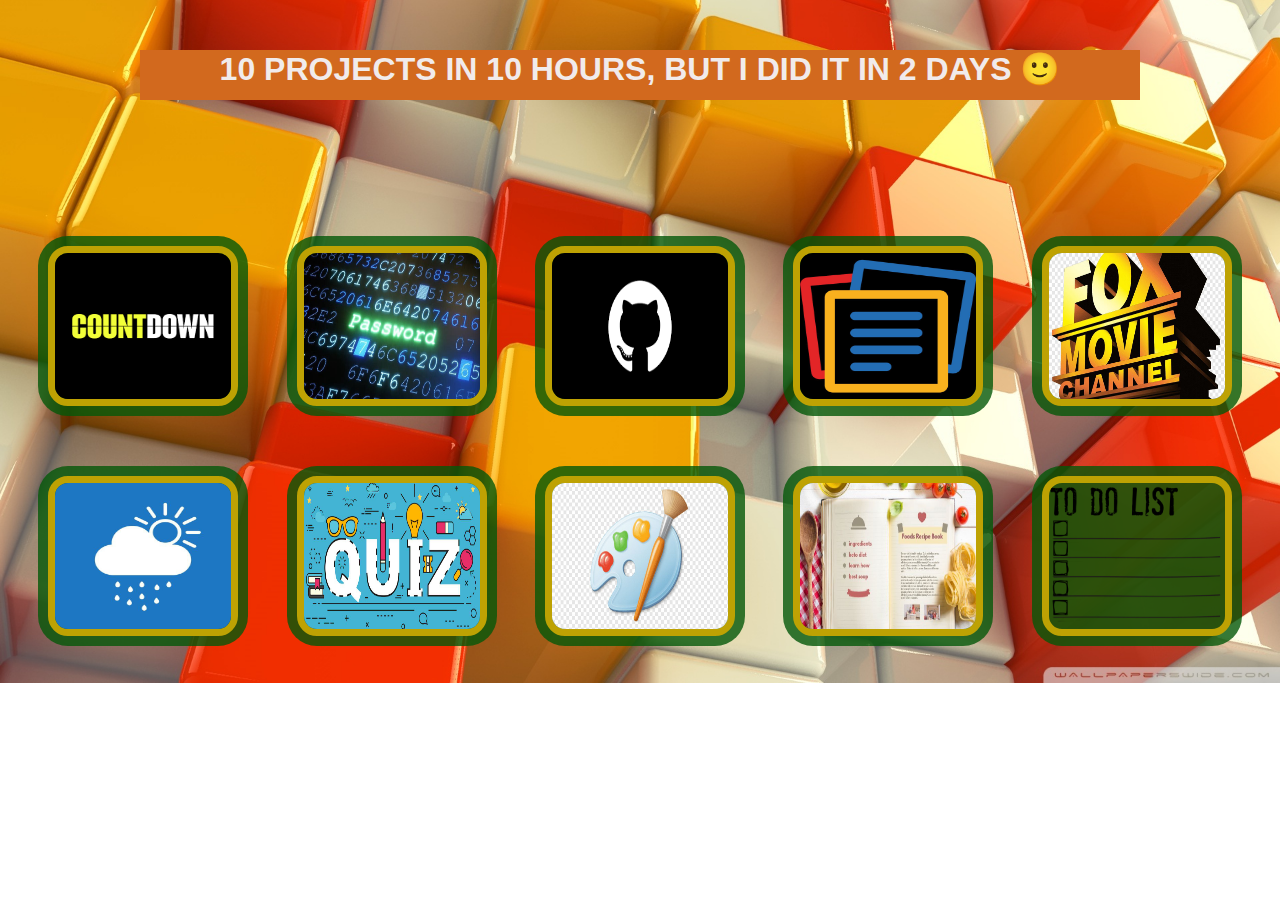
<file: index.html>
<!DOCTYPE html>
<html lang="en">
<head>
    <meta charset="UTF-8">
    <meta http-equiv="X-UA-Compatible" content="IE=edge">
    <meta name="viewport" content="width=device-width, initial-scale=1.0">
    <link rel="stylesheet" href="https://cdn.jsdelivr.net/npm/bootstrap@4.6.1/dist/css/bootstrap.min.css" integrity="sha384-zCbKRCUGaJDkqS1kPbPd7TveP5iyJE0EjAuZQTgFLD2ylzuqKfdKlfG/eSrtxUkn" crossorigin="anonymous">
    <link rel="icon" href="/img/logos.png" type="image/x-icon">
    <title>Head Menu</title>
    <link rel="stylesheet" href="/styles.css">
</head>
<body>
    <header>
        <h1>10 projects in 10 hours, but I did it in 2 days &#128578;</h1>
        <br>
        <br>
    </header>
    <main class="container">
        <div class="img-container" >
            <a href="/countdown timer/index.html"><img src="/img/countdown.png" alt="image"></a>
            <a href="/password generation/index.html"><img src="/img/passwordgeneration.jpg" alt="image"></a>
            <a href="/Git Hub/index.html"><img src="/img/github.png" alt="image"></a>
            <a href="/notes/index.html"><img src="/img/notes.jpg" alt="image"></a>
            <a href="/Movie/index.html"><img src="/img/movie.jpg" alt="image"></a>
        </div>
        <div class="img-container">
            <a href="/weather/index.html"><img src="/img/weather.jpg" alt="image"></a>
            <a href="/Quiz/index.html"><img src="/img/quiz-app.jpg" alt="image"></a>
            <a href="/paint/index.html"><img src="/img/drawing.jpg" alt=""></a>
            <a href="/recipe/index.html"><img src="/img/recipes.jpg" alt="image"></a>
            <a href="/todos/index.html"><img src="/img/todo.png" alt="image"></a>
        </div>
    </main>
</body>
</html>
</file>
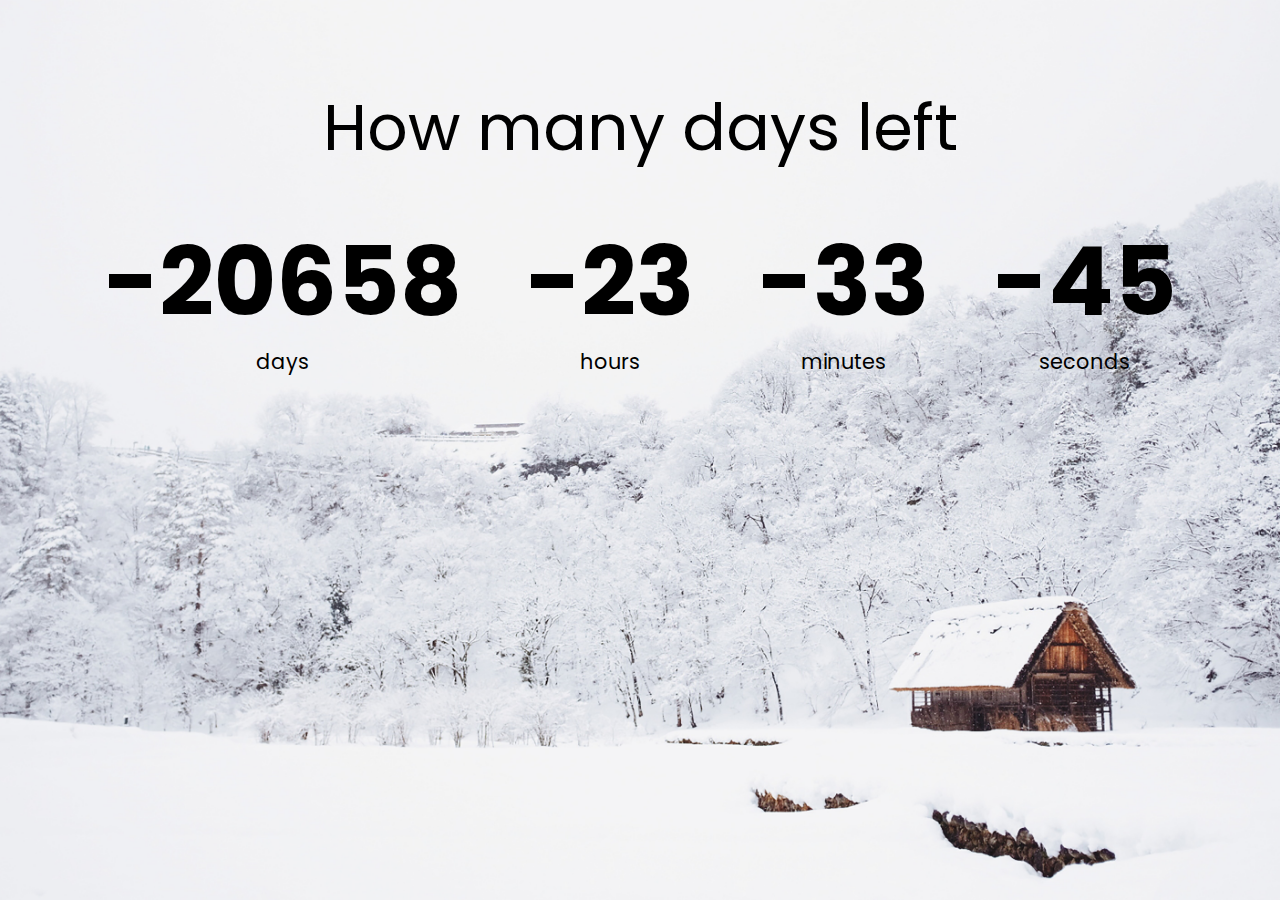
<file: countdown timer/index.html>
<!DOCTYPE html>
<html lang="en">
<head>
    <meta charset="UTF-8">
    <meta http-equiv="X-UA-Compatible" content="IE=edge">
    <meta name="viewport" content="width=device-width, initial-scale=1.0">
    <title>Countdown</title>
    <link rel="icon" href="/img/logos.png" type="image/x-icon">

    <link rel="stylesheet" href="styles.css">
</head>
<body>
    <h1>How many days left</h1>
    <div class="countdown-container">
        <div class="countdown-l days">
            <p class="hj-txt" id="days">0</p>
            <span>days</span>
        </div>
        <div class="countdown-l hours">
            <p class="hj-txt" id="hours">0</p>
            <span>hours</span>
        </div>
        <div class="countdown-l mins">
            <p class="hj-txt" id="mins">0</p>
            <span>minutes</span >
        </div>
        <div class="countdown-l secs">
            <p class="hj-txt" id="secs">0</p>
            <span>seconds</span>
        </div>
    </div>
    <script src="main.js"></script>
</body>
</html>
</file>
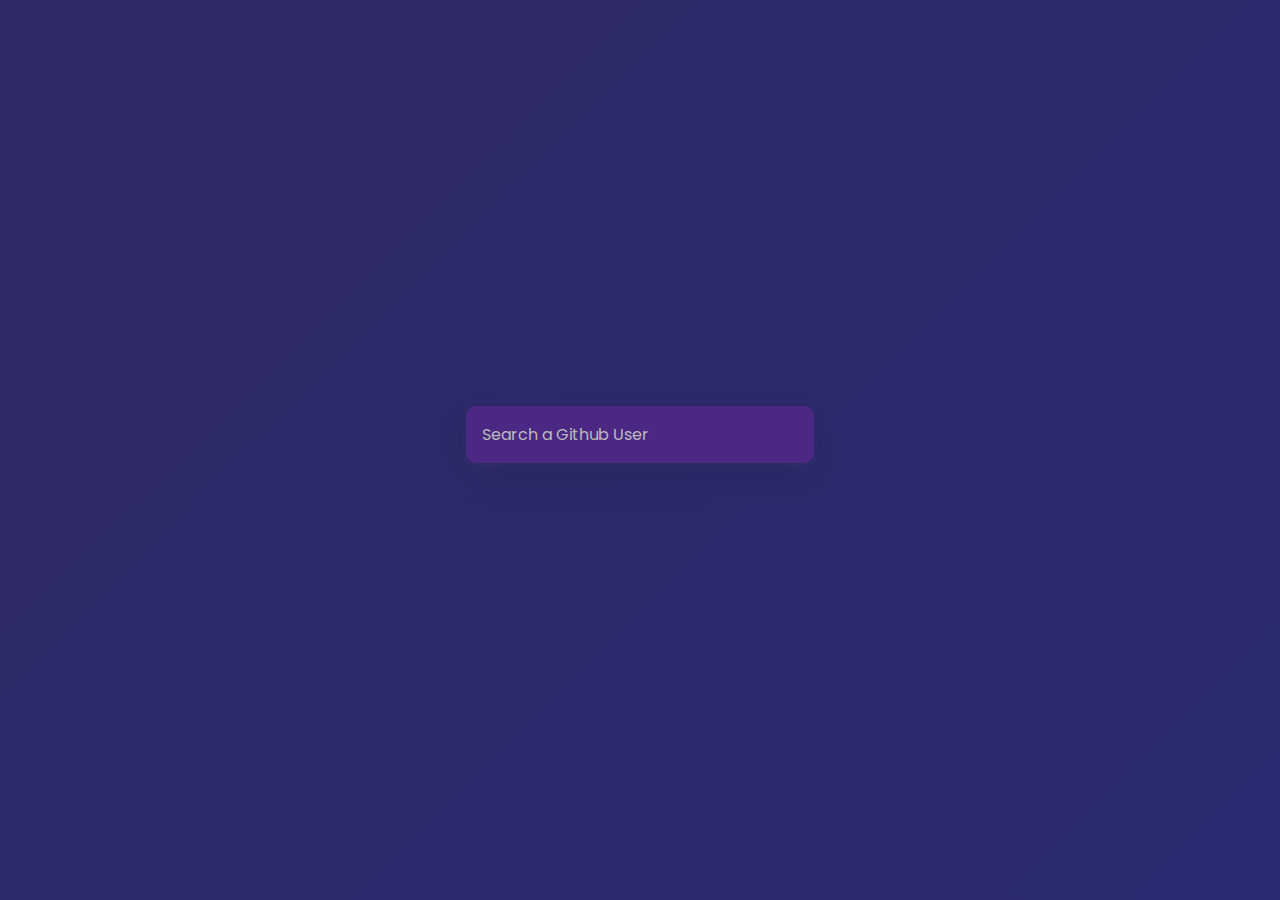
<file: Git Hub/index.html>
<!DOCTYPE html>
<html lang="en">
<head>
    <meta charset="UTF-8">
    <meta http-equiv="X-UA-Compatible" content="IE=edge">
    <meta name="viewport" content="width=device-width, initial-scale=1.0">
    <title>Document</title>
    <link rel="icon" href="/img/logos.png" type="image/x-icon">

    <link rel="stylesheet" href="styles.css">
</head>
<body>
    <form id="form">
        <input type="text" id="search" placeholder="Search a Github User" />
    </form>
    <main id="main"></main>
    <script src="main.js"></script>
</body>
</html>
</file>
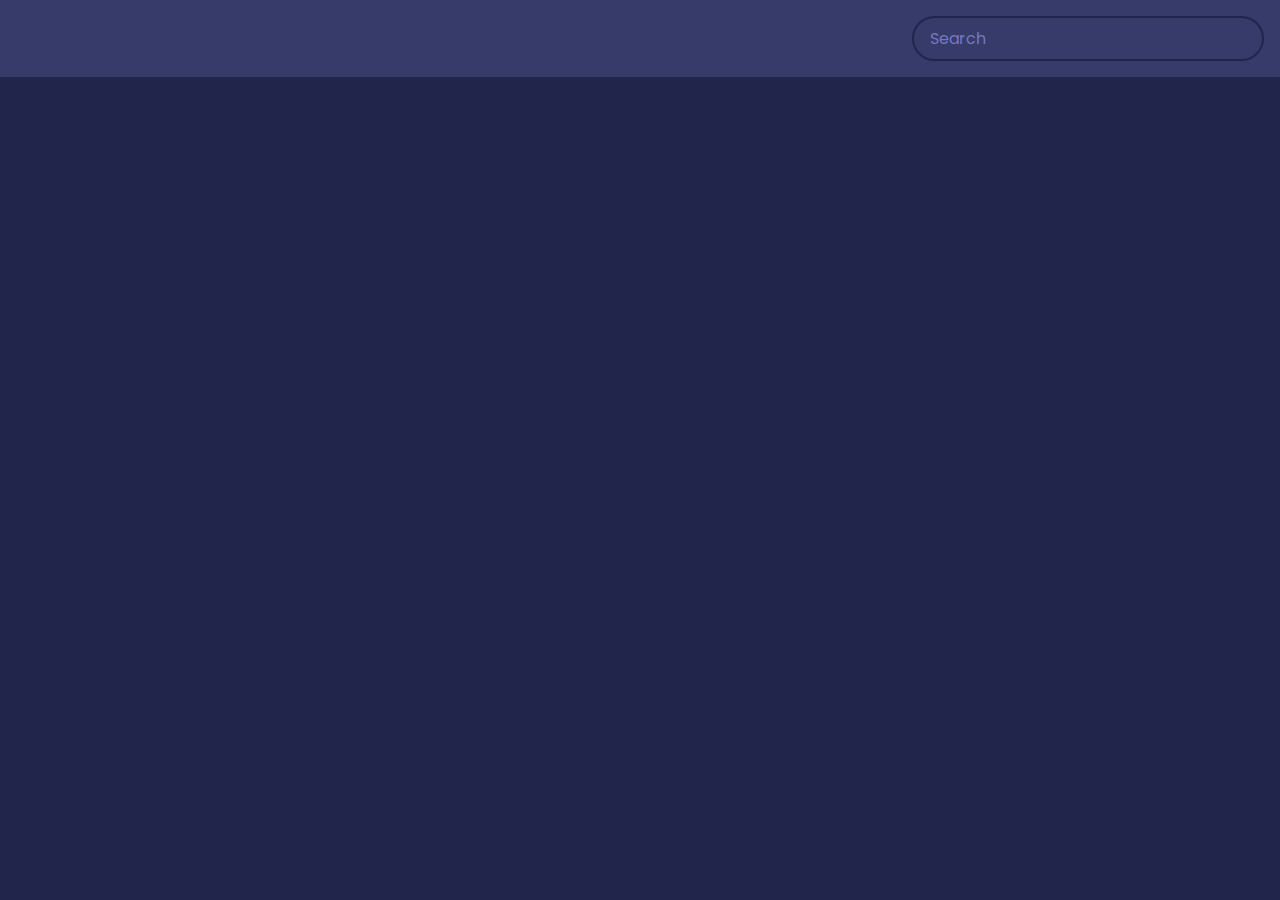
<file: Movie/index.html>
<!DOCTYPE html>
<html lang="en">
    <head>
        <meta charset="UTF-8" />
        <meta name="viewport" content="width=device-width, initial-scale=1.0" />
        <title>Movie App</title>
    <link rel="icon" href="/img/logos.png" type="image/x-icon">

        <link rel="stylesheet" href="styles.css" />
    </head>
    <body>
        <header>
            <form id="form">
                <input
                type="text"
                id="search"
                placeholder="Search"
                class="search"
                />
            </form>
        </header>
        <main id="main"></main>
        <script src="main.js" defer></script>
    </body>
</html>
</file>
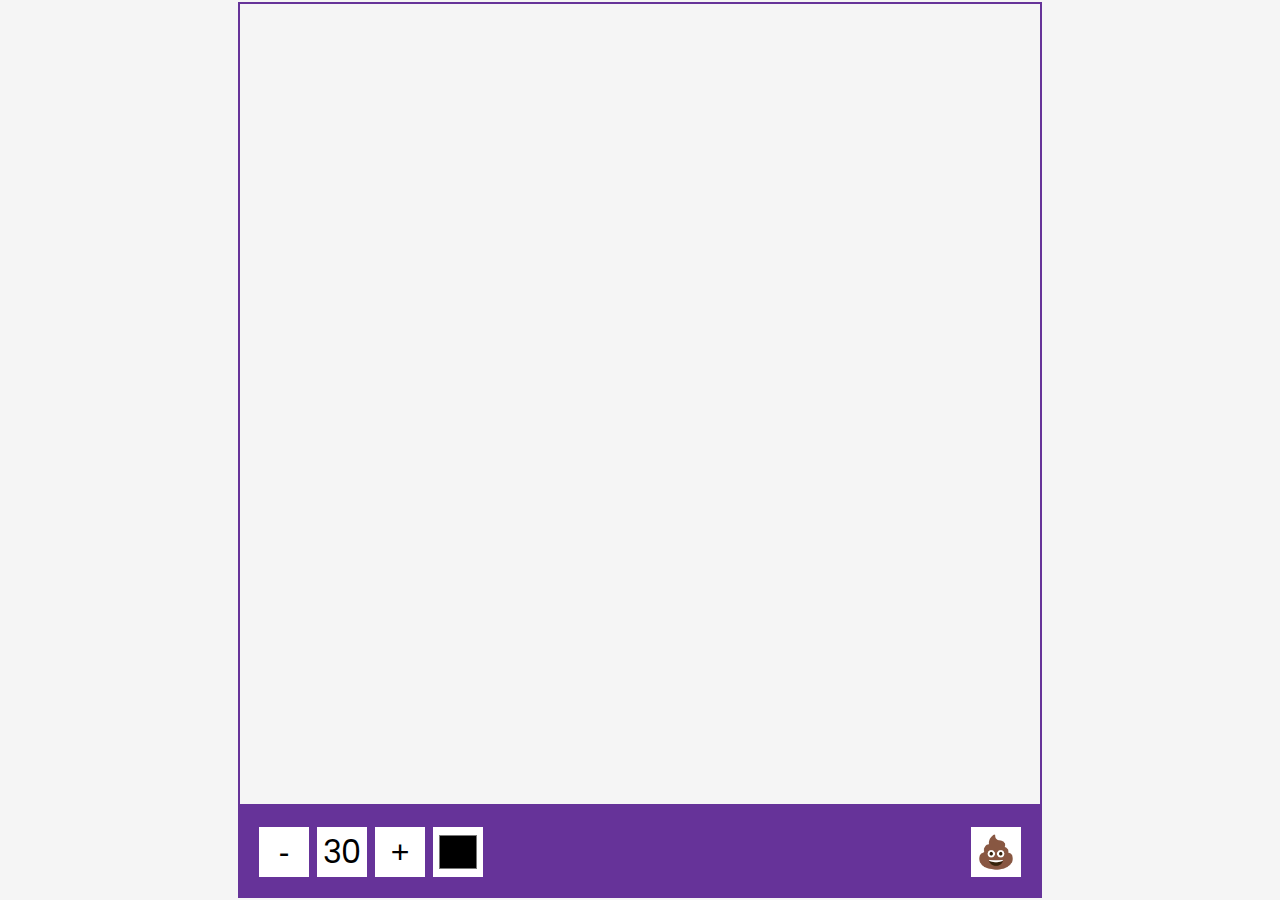
<file: paint/index.html>
<!DOCTYPE html>
<html lang="en">
    <head>
        <meta charset="UTF-8" />
        <meta name="viewport" content="width=device-width, initial-scale=1.0" />
        <title>Drawing App</title>
    <link rel="icon" href="/img/logos.png" type="image/x-icon">

        <link rel="stylesheet" href="styles.css" />
    </head>
    <body>
        <canvas id="canvas" width="800" height="800"></canvas>
        <div class="toolbox">
            <button id="decrease">-</button>
            <span id="size">30</span>
            <button id="increase">+</button>
            <input type="color" id="color" />
            <button id="clear">💩</button>
        </div>
        <script src="main.js" defer></script>
    </body>
</html>
</file>
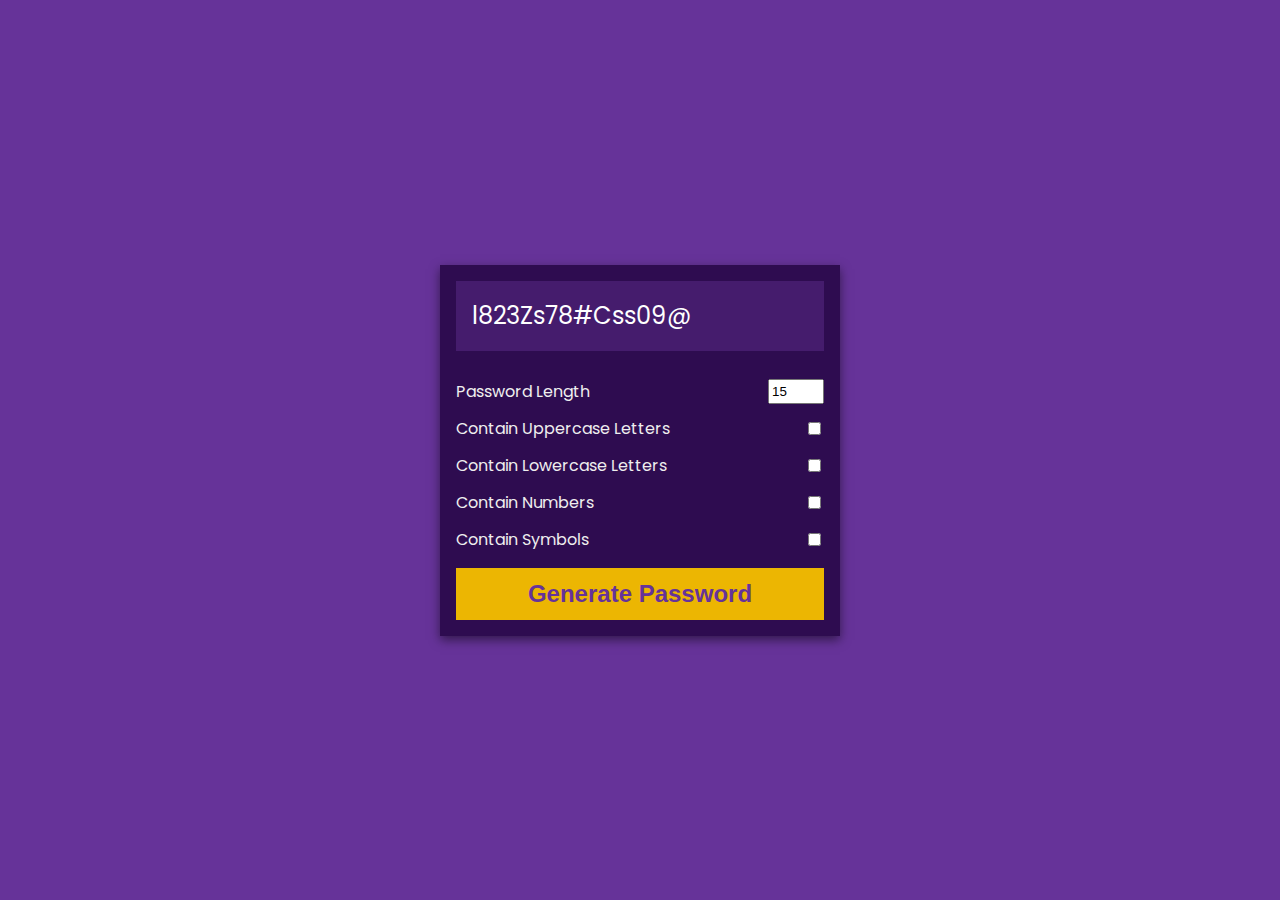
<file: password generation/index.html>
<!DOCTYPE html>
<html lang="en">
    <head>
        <meta charset="UTF-8" />
        <meta name="viewport" content="width=device-width, initial-scale=1.0" />
        <title>Password Generator</title>
    <link rel="icon" href="/img/logos.png" type="image/x-icon">

        <link rel="stylesheet" href="styles.css" />
    </head>
    <body>
        <div class="pw-container">
            <div class="pw-header">
                <div class="pw">
                    <span id="pw">l823Zs78#Css09@</span>
                    <button id="copy">Copy</button>
                </div>
            </div>
            <div class="pw-body">
                <div class="form-control">
                    <label for="len">Password Length</label>
                    <input id="len" value="15" type="number" min="2" max="30" />
                </div>
                <div class="form-control">
                    <label for="upper">Contain Uppercase Letters</label>
                    <input id="upper" type="checkbox" />
                </div>
                <div class="form-control">
                    <label for="lower">Contain Lowercase Letters</label>
                    <input id="lower" type="checkbox" />
                </div>
                <div class="form-control">
                    <label for="number">Contain Numbers</label>
                    <input id="number" type="checkbox" />
                </div>
                <div class="form-control">
                    <label for="symbol">Contain Symbols</label>
                    <input id="symbol" type="checkbox" />
                </div>
                <button class="generate" id="generate">
                    Generate Password
                </button>
            </div>
        </div>
        <script src="main.js" defer></script>
    </body>
    </html>
</file>
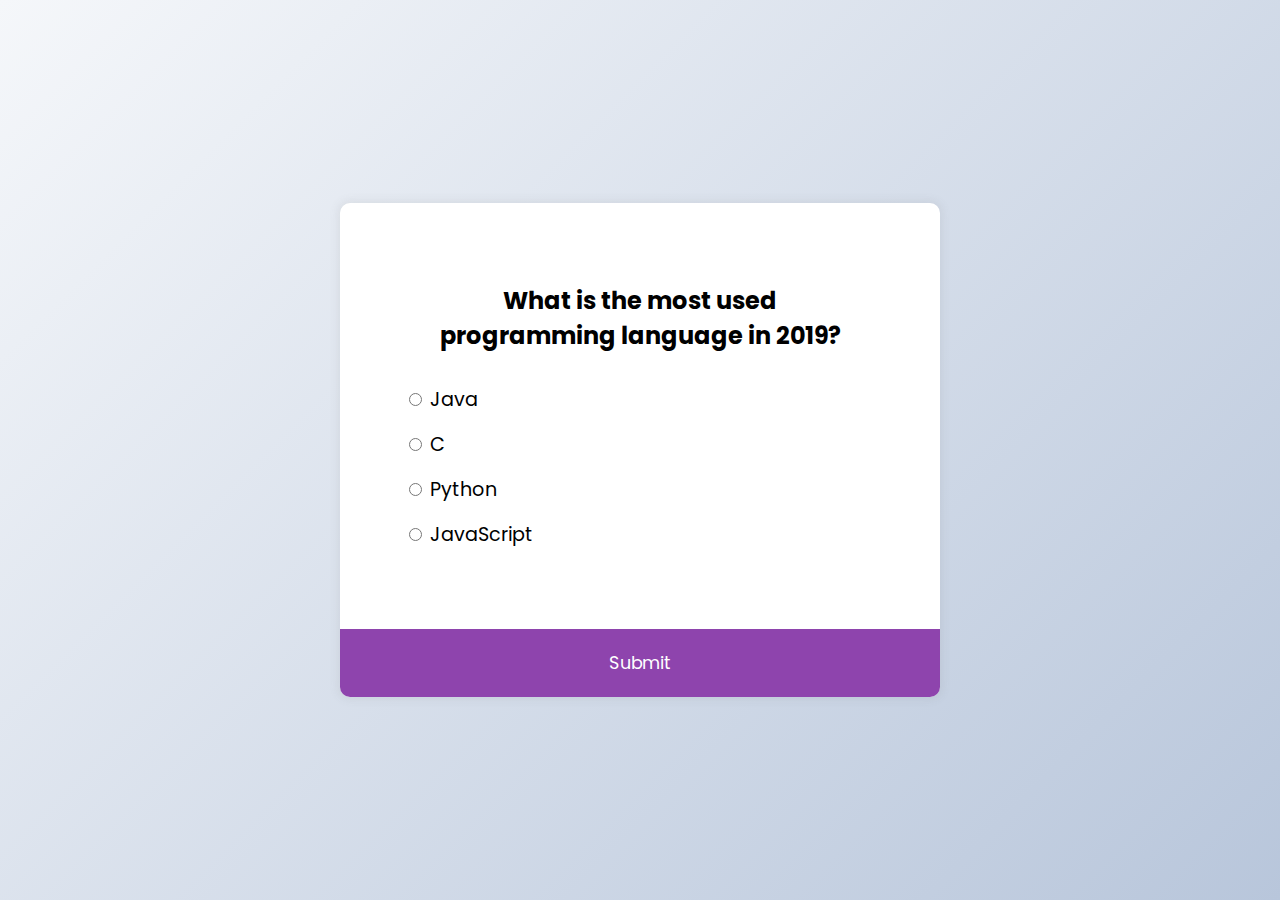
<file: Quiz/index.html>
<!DOCTYPE html>
<html lang="en">
    <head>
        <meta charset="UTF-8" />
        <meta name="viewport" content="width=device-width, initial-scale=1.0" />
        <title>Quiz App</title>
    <link rel="icon" href="/img/logos.png" type="image/x-icon">

        <link rel="stylesheet" href="styles.css" />
    </head>
    <body>
        <div class="quiz-container" id="quiz">
            <div class="quiz-header">
                <h2 id="question">Question text</h2>
                <ul>
                    <li>
                        <input
                            type="radio"
                            id="a"
                            name="answer"
                            class="answer"
                            />
                            <label id="a_text" for="a">Question</label>
                    </li>
                    <li>
                        <input
                            type="radio"
                            id="b"
                            name="answer"
                            class="answer"
                        />
                        <label id="b_text" for="b">Question</label>
                    </li>
                    <li>
                        <input
                        type="radio"
                        id="c"
                        name="answer"
                        class="answer"
                        />
                        <label id="c_text" for="c">Question</label>
                    </li>
                    <li>
                        <input
                        type="radio"
                            id="d"
                            name="answer"
                            class="answer"
                            />
                        <label id="d_text" for="d">Question</label>
                    </li>
                </ul>
            </div>
            <button id="submit">Submit</button>
        </div>
        <script src="main.js" defer></script>
    </body>
    </html>
</file>
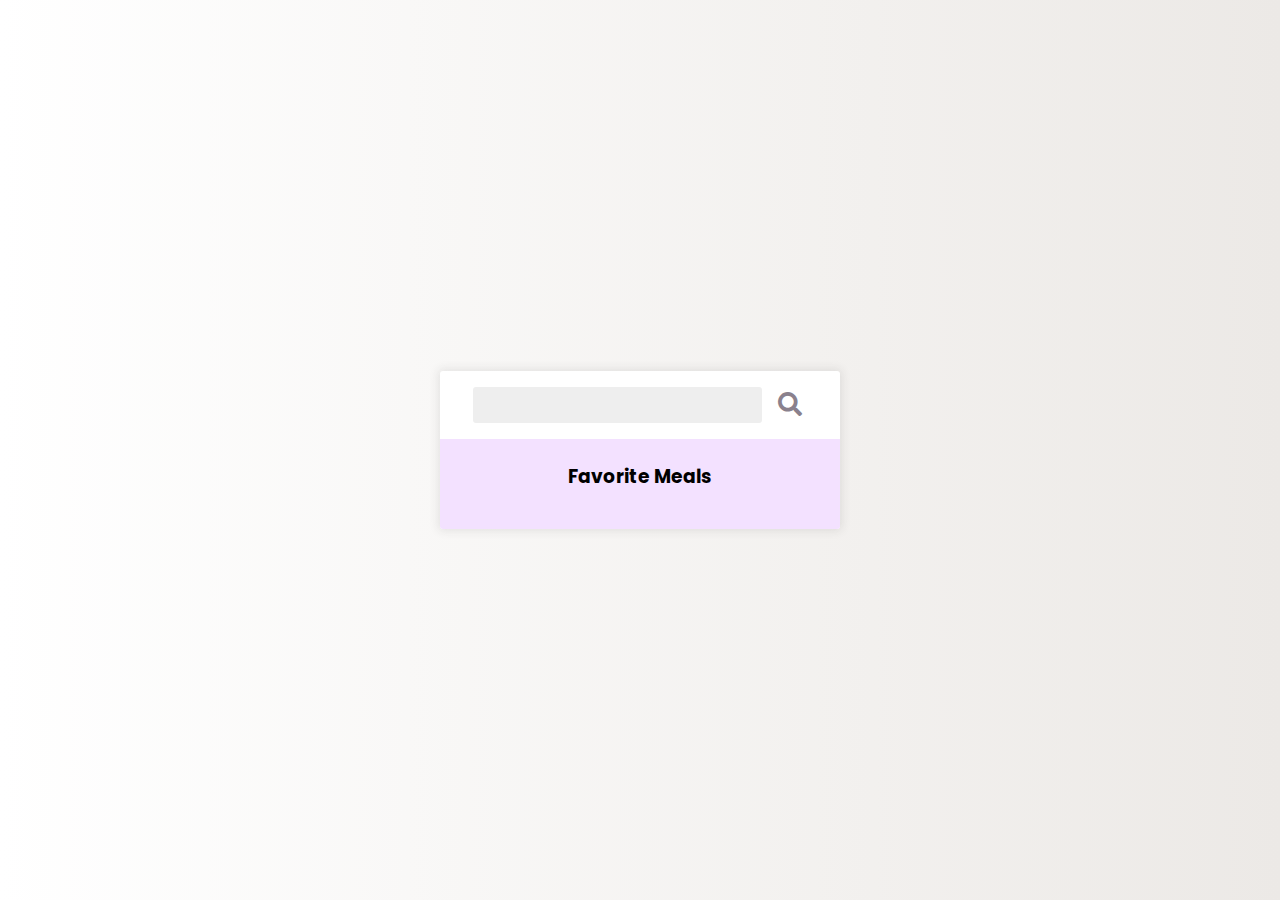
<file: recipe/index.html>
<!DOCTYPE html>
<html lang="en">
    <head>
        <meta charset="UTF-8" />
        <meta name="viewport" content="width=device-width, initial-scale=1.0" />
        <title>Recipes App</title>
    <link rel="icon" href="/img/logos.png" type="image/x-icon">

        <link
            rel="stylesheet"
            href="https://cdnjs.cloudflare.com/ajax/libs/font-awesome/5.14.0/css/all.min.css"
        />
        <link rel="stylesheet" href="styles.css" />
    </head>
    <body>
        <div class="mobile-container">
            <header>
                <input type="text" id="search-term" />
                <button id="search"><i class="fas fa-search"></i></button>
            </header>
            <div class="fav-container">
                <h3>Favorite Meals</h3>
                <ul class="fav-meals" id="fav-meals"></ul>
            </div>
            <div class="meals" id="meals"></div>
        </div>

        <div class="popup-container hidden" id="meal-popup">
            <div class="popup">
                <button id="close-popup" class="close-popup">
                    <i class="fas fa-times"></i>
                </button>
                <div class="meal-info" id="meal-info"></div>
            </div>
        </div>
        <script src="main.js" defer></script>
    </body>
</html>
</file>
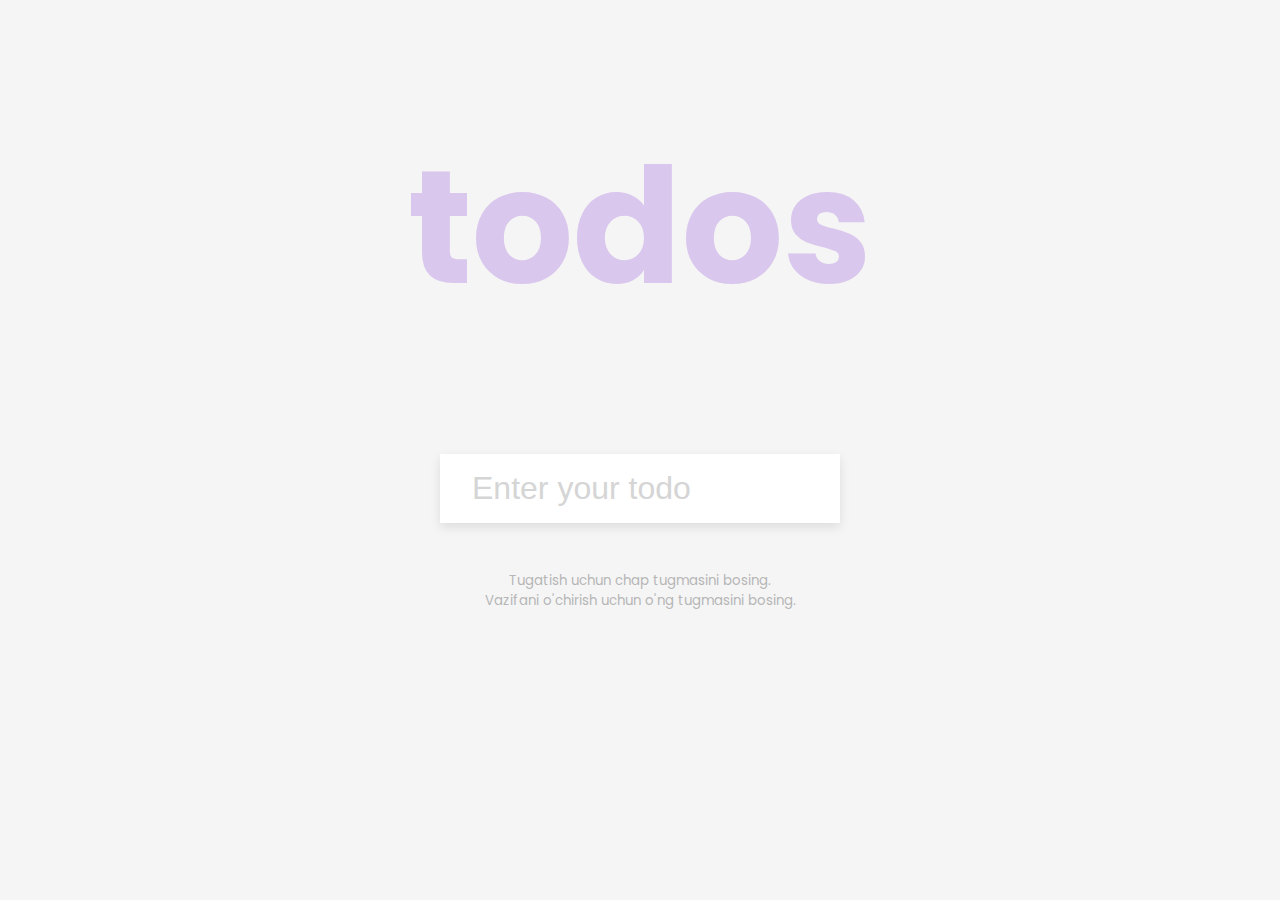
<file: todos/index.html>
<!DOCTYPE html>
<html lang="en">
  <head>
    <meta charset="UTF-8" />
    <meta name="viewport" content="width=device-width, initial-scale=1.0" />
    <title>ToDo App</title>
    <link rel="icon" href="/img/logos.png" type="image/x-icon" />

    <link rel="stylesheet" href="styles.css" />
  </head>
  <body>
    <h1>todos</h1>
    <form id="form">
      <input
        type="text"
        id="input"
        class="input"
        placeholder="Enter your todo"
        autocomplete="off"
      />
      <ul class="todos" id="todos"></ul>
    </form>
    <small>
      Tugatish uchun chap tugmasini bosing.
      <br />
      Vazifani o'chirish uchun o'ng tugmasini bosing.
    </small>
    <script src="main.js" defer></script>
  </body>
</html>
</file>
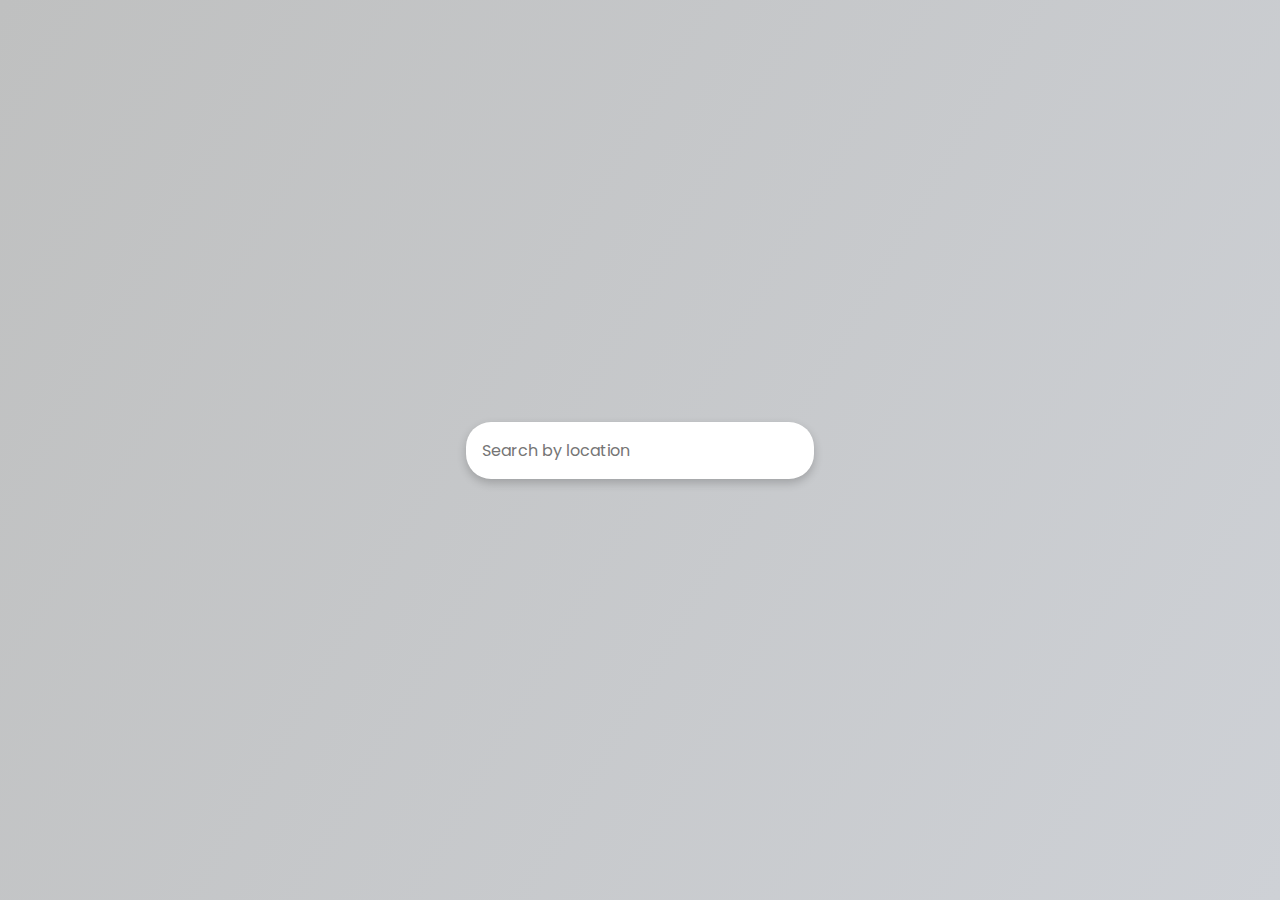
<file: weather/index.html>
<!DOCTYPE html>
<html lang="en">
  <head>
    <meta charset="UTF-8" />
    <meta name="viewport" content="width=device-width, initial-scale=1.0" />
    <title>Weather App</title>
    <link rel="icon" href="/img/logos.png" type="image/x-icon" />

    <link rel="stylesheet" href="styles.css" />
  </head>
  <body>
    <form id="form">
      <input
        type="text"
        id="search"
        placeholder="Search by location"
        autocomplete="off"
      />
    </form>
    <main id="main"></main>
    <script src="main.js" defer></script>
  </body>
</html>
</file>
<file: styles.css>
*{
    margin: 0;
    padding: 0;
    box-sizing: border-box;
}
h1{ width: 1000px;
    height: 50px;
    background-color: chocolate;
    text-transform: uppercase;
    font-family: 'Segoe UI', Tahoma, Geneva, Verdana, sans-serif;
    text-align: center;
    margin:50px auto;
    color: rgb(241, 235, 235);
}
body{
    background-image: url(/img/bgimage.jpg);
    background-position: center;
    background-repeat: no-repeat;
    background-size: cover;
}
img{
    border-radius: 20px;
    width: 190px;
    height: 160px;
    border: 7px solid rgb(190, 162, 3);
}
.container{
    padding: 0;
    box-sizing: border-box;
}
.container .img-container{
    margin-top: 40px;
    display: flex;
    width: 100%;
    justify-content: space-evenly;
    flex-wrap: wrap;
}
.img-container a {
    margin-top: 10px;
    display: flex;
    justify-content: center;
    align-items: center;
    width: 210px;
    height: 180px;
    border-radius: 30px;
    background-color: rgba(4, 88, 9, 0.8);
    font-size: 30px;
    text-align: center;
  }
  /* .img-container a:hover {
      transform: translateY(-5px);
      transition: 0.7s;
      width: 215px;
      height: 185px;
      opacity: 0,9;
  } */
  .img-container a:hover img{
      border: 10px solid rgb(28, 4, 163);
      transition: 0.7s;
      width: 220px;
      height: 190px;
      opacity: 0,9;
  }
</file>
<file: countdown timer/styles.css>
@import url("https://fonts.googleapis.com/css2?family=Poppins:wght@200;400;600&display=swap");

*{
    box-sizing: border-box;
}

body{
    background-image: url(./img/snow.jpg);
    background-size: cover;
    background-position: center center;
    display: flex;
    flex-direction: column;
    align-items: center;
    min-height: 100vh;
    font-family:"Poppins", sans-serif;
    margin: 0;
}
h1{
    font-weight: normal;
    font-size: 4rem;
    margin-top: 5rem;
}
.countdown-container{
    display: flex;
    justify-content: center;
    flex-wrap: wrap;
}
.hj-txt{
    font-weight: bold;
    font-size: 6rem;
    line-height: 1;
    margin: 1rem 2rem;
}
.countdown-l{
    text-align: center;
}
.countdown-l span{
    font-size: 1.3rem;
}
</file>
<file: Git Hub/styles.css>
@import url("https://fonts.googleapis.com/css2?family=Poppins:wght@200;400;600&display=swap");

* {
    box-sizing: border-box;
}

body {
    background-color: #2a2a72;
    background-image: linear-gradient(315deg, #2a2a72 0%, #2e2a68 74%);
    display: flex;
    flex-direction: column;
    align-items: center;
    justify-content: center;
    font-family: "Poppins", sans-serif;
    margin: 0;
    min-height: 100vh;
}

input {
    background-color: #4c2885;
    border-radius: 10px;
    border: none;
    box-shadow: 0 5px 10px rgba(154, 160, 185, 0.05),
        0 15px 40px rgba(0, 0, 0, 0.1);
    color: white;
    font-family: inherit;
    font-size: 1rem;
    padding: 1rem;
    margin-bottom: 2rem;
}

input::placeholder {
    color: #bbb;
}

input:focus {
    outline: none;
}

.card {
    background-color: #4c2885;
    background-image: linear-gradient(315deg, #4c2885 0%, #4c11ac 100%);
    border-radius: 20px;
    box-shadow: 0 5px 10px rgba(154, 160, 185, 0.05),
        0 15px 40px rgba(0, 0, 0, 0.1);
    display: flex;
    padding: 3rem;
    max-width: 800px;
}

.avatar {
    border: 10px solid #2a2a72;
    border-radius: 50%;
    height: 150px;
    width: 150px;
}

.user-info {
    color: #eee;
    margin-left: 2rem;
}

.user-info h2 {
    margin-top: 0;
}

.user-info ul {
    display: flex;
    justify-content: space-between;
    list-style-type: none;
    padding: 0;
    max-width: 400px;
}

.user-info ul li {
    display: flex;
    align-items: center;
}

.user-info ul li strong {
    font-size: 0.9rem;
    margin-left: 0.5rem;
}

.repo {
    background-color: #2a2a72;
    border-radius: 5px;
    display: inline-block;
    color: white;
    font-size: 0.7rem;
    padding: 0.25rem 0.5rem;
    margin-right: 0.5rem;
    margin-bottom: 0.5rem;
    text-decoration: none;
}
</file>
<file: Movie/styles.css>
@import url("https://fonts.googleapis.com/css2?family=Poppins:wght@200;400;600&display=swap");

* {
    box-sizing: border-box;
}

body {
    background-color: #22254b;
    font-family: "Poppins", sans-serif;
    margin: 0;
}

header {
    background-color: #373b69;
    display: flex;
    justify-content: flex-end;
    padding: 1rem;
}

.search {
    background-color: transparent;
    border: 2px solid #22254b;
    border-radius: 50px;
    color: #fff;
    font-family: inherit;
    font-size: 1rem;
    padding: 0.5rem 1rem;
}

.search::placeholder {
    color: #7378c5;
}

.search:focus {
    background-color: #22254b;
    outline: none;
}

main {
    display: flex;
    flex-wrap: wrap;
}

.movie {
    background-color: #373b69;
    border-radius: 3px;
    box-shadow: 0 4px 5px rgba(0, 0, 0, 0.2);
    overflow: hidden;
    position: relative;
    margin: 1rem;
    width: 300px;
}

.movie img {
    width: 100%;
}

.movie-info {
    color: #eee;
    display: flex;
    align-items: center;
    justify-content: space-between;
    padding: 0.5rem 1rem 1rem;
    letter-spacing: 0.5px;
}

.movie-info h3 {
    margin: 0;
}

.movie-info span {
    background-color: #22254b;
    border-radius: 3px;
    font-weight: bold;
    padding: 0.25rem 0.5rem;
}
.movie-info span.green {
    color: rgb(39, 189, 39);
}

.movie-info span.orange {
    color: orange;
}

.movie-info span.red {
    color: rgb(189, 42, 42);
}

.overview {
    background-color: #fff;
    padding: 2rem;
    position: absolute;
    max-height: 100%;
    overflow: auto;
    left: 0;
    bottom: 0;
    right: 0;
    transform: translateY(101%);
    transition: transform 0.3s ease-in;
}

.overview h3 {
    margin-top: 0;
}

.movie:hover .overview {
    transform: translateY(0);
}
</file>
<file: paint/styles.css>
@import url("https://fonts.googleapis.com/css2?family=Poppins:wght@200;400;600&display=swap");

* {
    box-sizing: border-box;
}

body {
    background-color: #f5f5f5;
    display: flex;
    flex-direction: column;
    align-items: center;
    justify-content: center;
    font-family: "Poppins", sans-serif;
    margin: 0;
    min-height: 100vh;
}

canvas {
    border: 2px solid rebeccapurple;
}

.toolbox {
    background-color: rebeccapurple;
    border: 1px solid rebeccapurple;
    display: flex;
    padding: 1rem;
    width: 804px;
}

.toolbox > * {
    background-color: #fff;
    border: none;
    display: inline-flex;
    align-items: center;
    justify-content: center;
    font-size: 2rem;
    padding: 0.25rem;
    margin: 0.25rem;
    height: 50px;
    width: 50px;
}

.toolbox > *:last-child {
    margin-left: auto;
}
</file>
<file: password generation/styles.css>
@import url("https://fonts.googleapis.com/css2?family=Poppins:wght@200;400;600&display=swap");

* {
    box-sizing: border-box;
}

body {
    background-color: rebeccapurple;
    color: white;
    display: flex;
    align-items: center;
    justify-content: center;
    font-family: "Poppins", sans-serif;
    margin: 0;
    min-height: 100vh;
}

.pw-container {
    background-color: rgb(46, 12, 80);
    box-shadow: 0 4px 10px rgba(0, 0, 0, 0.5);
    min-width: 400px;
}

.pw-header {
    padding: 1rem;
}

.pw {
    background-color: rgb(69, 28, 109);
    display: flex;
    font-size: 1.5rem;
    align-items: center;
    height: 70px;
    width: 100%;
    position: relative;
    padding: 1rem;
    overflow: auto;
}

.pw button {
    background-color: white;
    border: none;
    color: rgb(29, 2, 56);
    cursor: pointer;
    font-family: inherit;
    font-weight: bold;
    padding: 0.25rem;
    position: absolute;
    top: 0;
    right: 0;
    transform: translate(0, 20%);
    transition: opacity 0.2s ease, transform 0.2s ease;
    opacity: 0;
}

.pw:hover button {
    opacity: 1;
    transform: translate(0, 0%);
}

.pw-body {
    padding: 0 1rem 1rem;
}

.form-control {
    color: #eee;
    display: flex;
    justify-content: space-between;
    margin: 0.75rem 0;
}

.generate {
    background-color: #ecb602;
    border: none;
    color: rebeccapurple;
    cursor: pointer;
    display: block;
    font-size: 1.5rem;
    font-weight: bold;
    padding: 0.75rem;
    margin-top: 1rem;
    width: 100%;
}
</file>
<file: Quiz/styles.css>
@import url("https://fonts.googleapis.com/css2?family=Poppins:wght@200;400;600&display=swap");

* {
    box-sizing: border-box;
}

body {
    background-color: #b8c6db;
    background-image: linear-gradient(315deg, #b8c6db 0%, #f5f7fa 100%);
    display: flex;
    align-items: center;
    justify-content: center;
    font-family: "Poppins", sans-serif;
    margin: 0;
    min-height: 100vh;
}

.quiz-container {
    background-color: #fff;
    border-radius: 10px;
    box-shadow: 0 0 10px 2px rgba(100, 100, 100, 0.1);
    overflow: hidden;
    width: 600px;
    max-width: 100%;
}

.quiz-header {
    padding: 4rem;
}

h2 {
    padding: 1rem;
    text-align: center;
    margin: 0;
}

ul {
    list-style-type: none;
    padding: 0;
}

ul li {
    font-size: 1.2rem;
    margin: 1rem 0;
}

ul li label {
    cursor: pointer;
}

button {
    background-color: #8e44ad;
    border: none;
    color: white;
    cursor: pointer;
    display: block;
    font-family: inherit;
    font-size: 1.1rem;
    width: 100%;
    padding: 1.3rem;
}

button:hover {
    background-color: #732d91;
}

button:focus {
    background-color: #5e3370;
    outline: none;
}
</file>
<file: recipe/styles.css>
@import url("https://fonts.googleapis.com/css2?family=Poppins:wght@200;400;600&display=swap");

* {
    box-sizing: border-box;
}

body {
    background: #ece9e6;
    background: -webkit-linear-gradient(to right, #ffffff, #ece9e6);
    background: linear-gradient(to right, #ffffff, #ece9e6);
    display: flex;
    align-items: center;
    justify-content: center;
    font-family: "Poppins", sans-serif;
    margin: 0;
    min-height: 100vh;
}

img {
    max-width: 100%;
}

.mobile-container {
    background-color: #fff;
    box-shadow: 0 0 10px 2px #3333331a;
    border-radius: 3px;
    overflow: hidden;
    width: 400px;
}

header {
    display: flex;
    align-items: center;
    justify-content: center;
    padding: 1rem;
}

header input {
    background-color: #eee;
    border: none;
    border-radius: 3px;
    font-family: inherit;
    padding: 0.5rem 1rem;
}

header button {
    background-color: transparent;
    border: none;
    color: rgb(138, 129, 141);
    font-size: 1.5rem;
    margin-left: 10px;
}

.fav-container {
    background-color: rgb(243, 225, 255);
    padding: 0.25rem 1rem;
    text-align: center;
}

.fav-meals {
    display: flex;
    flex-wrap: wrap;
    justify-content: center;
    list-style-type: none;
    padding: 0;
}

.fav-meals li {
    cursor: pointer;
    position: relative;
    margin: 5px;
    width: 75px;
}

.fav-meals li .clear {
    background-color: transparent;
    border: none;
    cursor: pointer;
    opacity: 0;
    position: absolute;
    top: -0.5rem;
    right: -0.5rem;
    font-size: 1.2rem;
}

.fav-meals li:hover .clear {
    opacity: 1;
}

.fav-meals li img {
    border: 2px solid #ffffff;
    border-radius: 50%;
    box-shadow: 0 0 10px 2px #3333331a;
    object-fit: cover;
    height: 70px;
    width: 70px;
}

.fav-meals li span {
    display: inline-block;
    font-size: 0.9rem;
    white-space: nowrap;
    overflow: hidden;
    text-overflow: ellipsis;
    width: 75px;
}

.meal {
    border-radius: 3px;
    box-shadow: 0 0 10px 2px #3333331a;
    cursor: pointer;
    margin: 1.5rem;
    overflow: hidden;
}

.meal-header {
    position: relative;
}

.meal-header .random {
    position: absolute;
    top: 1rem;
    background-color: #fff;
    padding: 0.25rem 1rem;
    border-top-right-radius: 3px;
    border-bottom-right-radius: 3px;
}

.meal-header img {
    object-fit: cover;
    height: 250px;
    width: 100%;
}

.meal-body {
    display: flex;
    align-items: center;
    justify-content: space-between;
    padding: 1rem;
}

.meal-body h4 {
    margin: 0;
}

.meal-body .fav-btn {
    border: none;
    background-color: transparent;
    color: rgb(197, 188, 188);
    cursor: pointer;
    font-size: 1.2rem;
}

.meal-body .fav-btn.active {
    color: rebeccapurple;
}

.popup-container {
    background-color: rgba(0, 0, 0, 0.5);
    display: flex;
    align-items: center;
    justify-content: center;
    position: fixed;
    left: 0;
    right: 0;
    top: 0;
    bottom: 0;
}

.popup-container.hidden {
    opacity: 0;
    pointer-events: none;
}
.popup {
    background-color: #fff;
    border-radius: 5px;
    padding: 0 2rem;
    position: relative;
    overflow: auto;
    max-height: 100vh;
    max-width: 600px;
    width: 100%;
}

.popup .close-popup {
    background-color: transparent;
    border: none;
    cursor: pointer;
    font-size: 1.5rem;
    position: absolute;
    top: 1rem;
    right: 1rem;
}

.meal-info h1 {
    text-align: center;
}
</file>
<file: todos/styles.css>
@import url("https://fonts.googleapis.com/css2?family=Poppins:wght@200;400;600&display=swap");

* {
    box-sizing: border-box;
}

body {
    background-color: #f5f5f5;
    color: #444;
    display: flex;
    align-items: center;
    flex-direction: column;
    font-family: "Poppins", sans-serif;
    margin: 0;
    min-height: 100vh;
}

h1 {
    color: rgb(179, 131, 226);
    font-size: 10rem;
    text-align: center;
    opacity: 0.4;
}

form {
    box-shadow: 0 4px 10px rgba(0, 0, 0, 0.1);
    max-width: 100%;
    width: 400px;
}

.input {
    border: none;
    color: #444;
    font-size: 2rem;
    padding: 1rem 2rem;
    display: block;
    width: 100%;
}

.input::placeholder {
    color: #d5d5d5;
}

.todos {
    background-color: #fff;
    padding: 0;
    margin: 0;
    list-style-type: none;
}

.todos li {
    border-top: 1px solid #e5e5e5;
    cursor: pointer;
    font-size: 1.5rem;
    padding: 1rem 2rem;
}

.todos li.completed {
    color: #b6b6b6;
    text-decoration: line-through;
}

small {
    color: #b5b5b5;
    margin-top: 3rem;
    text-align: center;
}
</file>
<file: weather/styles.css>
@import url("https://fonts.googleapis.com/css2?family=Poppins:wght@200;400;600&display=swap");

* {
    box-sizing: border-box;
}

body {
    background: linear-gradient(300deg, #ced1d6, #bfc0c0);
    font-family: "Poppins", sans-serif;
    display: flex;
    flex-direction: column;
    align-items: center;
    justify-content: center;
    margin: 0;
    min-height: 100vh;
}

input {
    background-color: #fff;
    border: none;
    border-radius: 25px;
    box-shadow: 0 4px 10px rgba(0, 0, 0, 0.2);
    font-family: inherit;
    font-size: 1rem;
    padding: 1rem;
    min-width: 300px;
}

input:focus {
    outline: none;
}

.weather {
    font-size: 2rem;
    text-align: center;
}

.weather h2 {
    display: flex;
    align-items: center;
    margin-bottom: 0;
}
</file>
